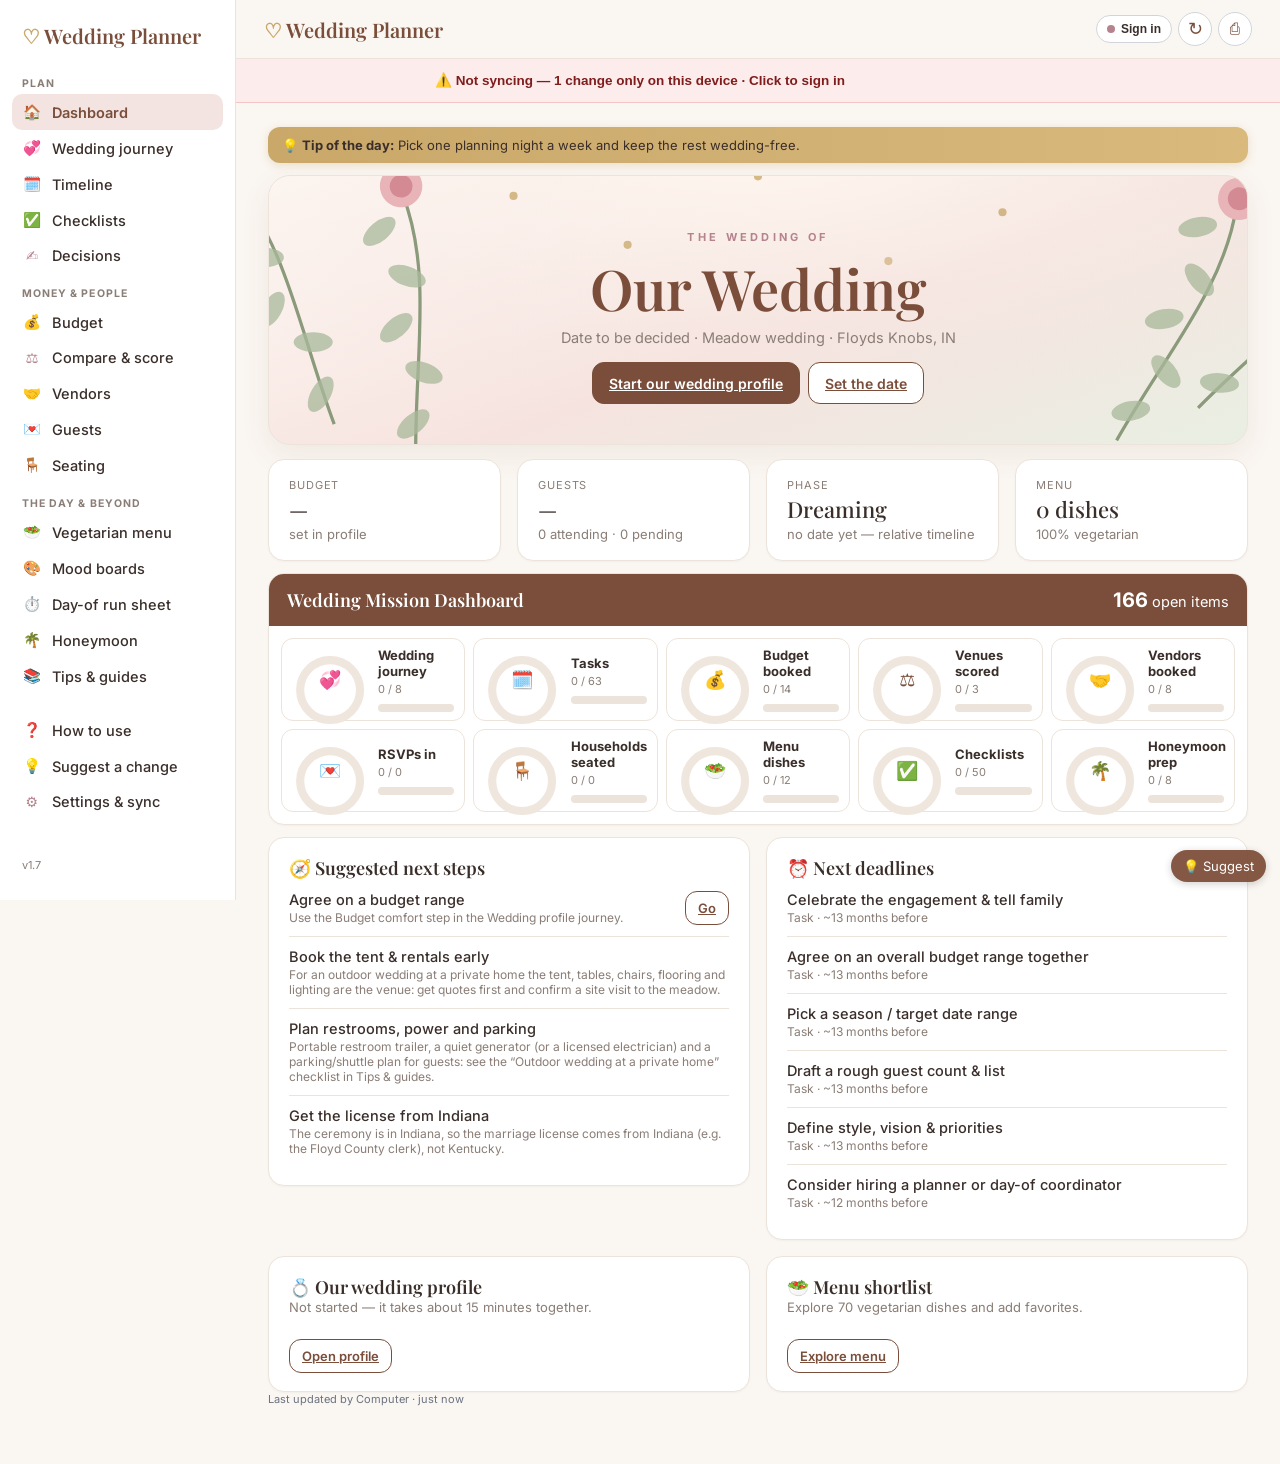
<file: index.html>
<!DOCTYPE html>
<html lang="en">
<head>
<meta charset="utf-8">
<meta name="viewport" content="width=device-width, initial-scale=1, viewport-fit=cover">
<meta name="theme-color" content="#faf6f1">
<meta http-equiv="Cache-Control" content="no-store">
<meta name="app-version" content="1.7.1">
<title>Wedding Planner</title>
<script src="js/oauth-return.js?v=1.7.1"></script>
<script src="js/config.js?v=1.7.1"></script>
<script src="js/sync-core.js?v=1.7.1"></script>
<script src="js/sync-hook.js?v=1.7.1"></script>
<link rel="stylesheet" href="css/fonts.css?v=1.7.1">
<link rel="stylesheet" href="css/app.css?v=1.7.1">
<link rel="manifest" href="manifest.webmanifest">
<link rel="icon" href="icons/favicon-48.png" sizes="48x48">
<link rel="icon" href="icons/icon-192.png" sizes="192x192">
<link rel="apple-touch-icon" href="icons/apple-touch-icon.png">
<meta name="mobile-web-app-capable" content="yes">
<meta name="apple-mobile-web-app-title" content="Wedding">
<meta name="apple-mobile-web-app-capable" content="yes">
<meta name="apple-mobile-web-app-status-bar-style" content="default">
<meta name="description" content="Vegetarian-first wedding planner that syncs between phone and computer through your own Google Drive.">
</head>
<body>
<header class="topbar no-print">
  <div class="brand"><span class="rings">&#9825;</span> <span id="brand-names">Wedding Planner</span></div>
  <div class="top-actions"><button type="button" id="print-btn-nav-g7h8" class="icon-btn" aria-label="Print" onclick="window.print()">&#9113;</button></div>
</header>
<nav class="sidebar no-print" id="sidebar">
  <div class="side-brand"><span class="rings">&#9825;</span> Wedding Planner</div>
  <div class="side-h">Plan</div>
  <a href="#overview" data-tab="overview"><span>🏠</span>Dashboard</a>
  <a href="#start" data-tab="start"><span>💞</span>Wedding journey</a>
  <a href="#timeline" data-tab="timeline"><span>🗓️</span>Timeline</a>
  <a href="#lists" data-tab="lists"><span>✅</span>Checklists</a>
  <a href="#decisions" data-tab="decisions"><span>✍️</span>Decisions</a>
  <div class="side-h">Money &amp; people</div>
  <a href="#budget" data-tab="budget"><span>💰</span>Budget</a>
  <a href="#compare" data-tab="compare"><span>⚖️</span>Compare &amp; score</a>
  <a href="#vendors" data-tab="vendors"><span>🤝</span>Vendors</a>
  <a href="#guests" data-tab="guests"><span>💌</span>Guests</a>
  <a href="#seating" data-tab="seating"><span>🪑</span>Seating</a>
  <div class="side-h">The day &amp; beyond</div>
  <a href="#menu" data-tab="menu"><span>🥗</span>Vegetarian menu</a>
  <a href="#ideas" data-tab="ideas"><span>🎨</span>Mood boards</a>
  <a href="#dayof" data-tab="dayof"><span>⏱️</span>Day-of run sheet</a>
  <a href="#honeymoon" data-tab="honeymoon"><span>🌴</span>Honeymoon</a>
  <a href="#guides" data-tab="guides"><span>📚</span>Tips &amp; guides</a>
  <div class="side-h"></div>
  <a href="#help" data-tab="help"><span>❓</span>How to use</a>
  <a href="#suggest" data-tab="suggest"><span>💡</span>Suggest a change</a>
  <a href="#settings" data-tab="settings"><span>⚙️</span>Settings &amp; sync</a>
  <div class="side-ver">v1.7</div>
</nav>
<main id="main">
  <section id="overview" class="page"></section>
  <section id="start" class="page"></section>
  <section id="timeline" class="page"></section>
  <section id="budget" class="page"></section>
  <section id="vendors" class="page"></section>
  <section id="guests" class="page"></section>
  <section id="seating" class="page"></section>
  <section id="dayof" class="page"></section>
  <section id="menu" class="page"></section>
  <section id="ideas" class="page"></section>
  <section id="decisions" class="page"></section>
  <section id="settings" class="page"></section>
  <section id="help" class="page"></section>
  <section id="suggest" class="page"></section>
  <section id="more" class="page"></section>
  <section id="compare" class="page"></section>
  <section id="lists" class="page"></section>
  <section id="honeymoon" class="page"></section>
  <section id="guides" class="page"></section>
</main>
<nav class="tabbar no-print" id="tabbar">
  <a href="#overview" data-tab="overview"><span>&#8962;</span>Home</a>
  <a href="#timeline" data-tab="timeline"><span>&#10003;</span>Tasks</a>
  <a href="#budget" data-tab="budget"><span>$</span>Budget</a>
  <a href="#guests" data-tab="guests"><span>&#9993;</span>Guests</a>
  <a href="#more" data-tab="more"><span>&#8943;</span>More</a>
</nav>
<div class="modal-overlay" id="edit-modal"><div class="modal-card"><div class="modal-header"><h3 id="edit-title"></h3><button type="button" class="x" data-close>&times;</button></div><div class="modal-body" id="edit-body"></div></div></div>
<script src="js/backup.js?v=1.7.1"></script>
<script src="js/app.js?v=1.7.1"></script>
<script src="js/sync-app.js?v=1.7.1"></script>
<script>
/* Installable PWA: register the service worker on the hosted (https) site only, not in the Android app or the old desktop exe. */
(function () {
  var c = window.Capacitor, native = c && c.isNativePlatform && c.isNativePlatform();
  if (!('serviceWorker' in navigator) || native || location.protocol !== 'https:') return;
  window.addEventListener('load', function () {
    navigator.serviceWorker.register('sw.js', { scope: './' }).then(function (r) { r.update(); }).catch(function () {});
  });
  var reloaded = false;
  navigator.serviceWorker.addEventListener('controllerchange', function () { if (reloaded || !navigator.serviceWorker.controller) return; reloaded = true; });
})();
</script>
<a href="#suggest" id="fab-suggest" aria-label="Suggest a change">💡 Suggest</a>
</body>
</html>
</file>
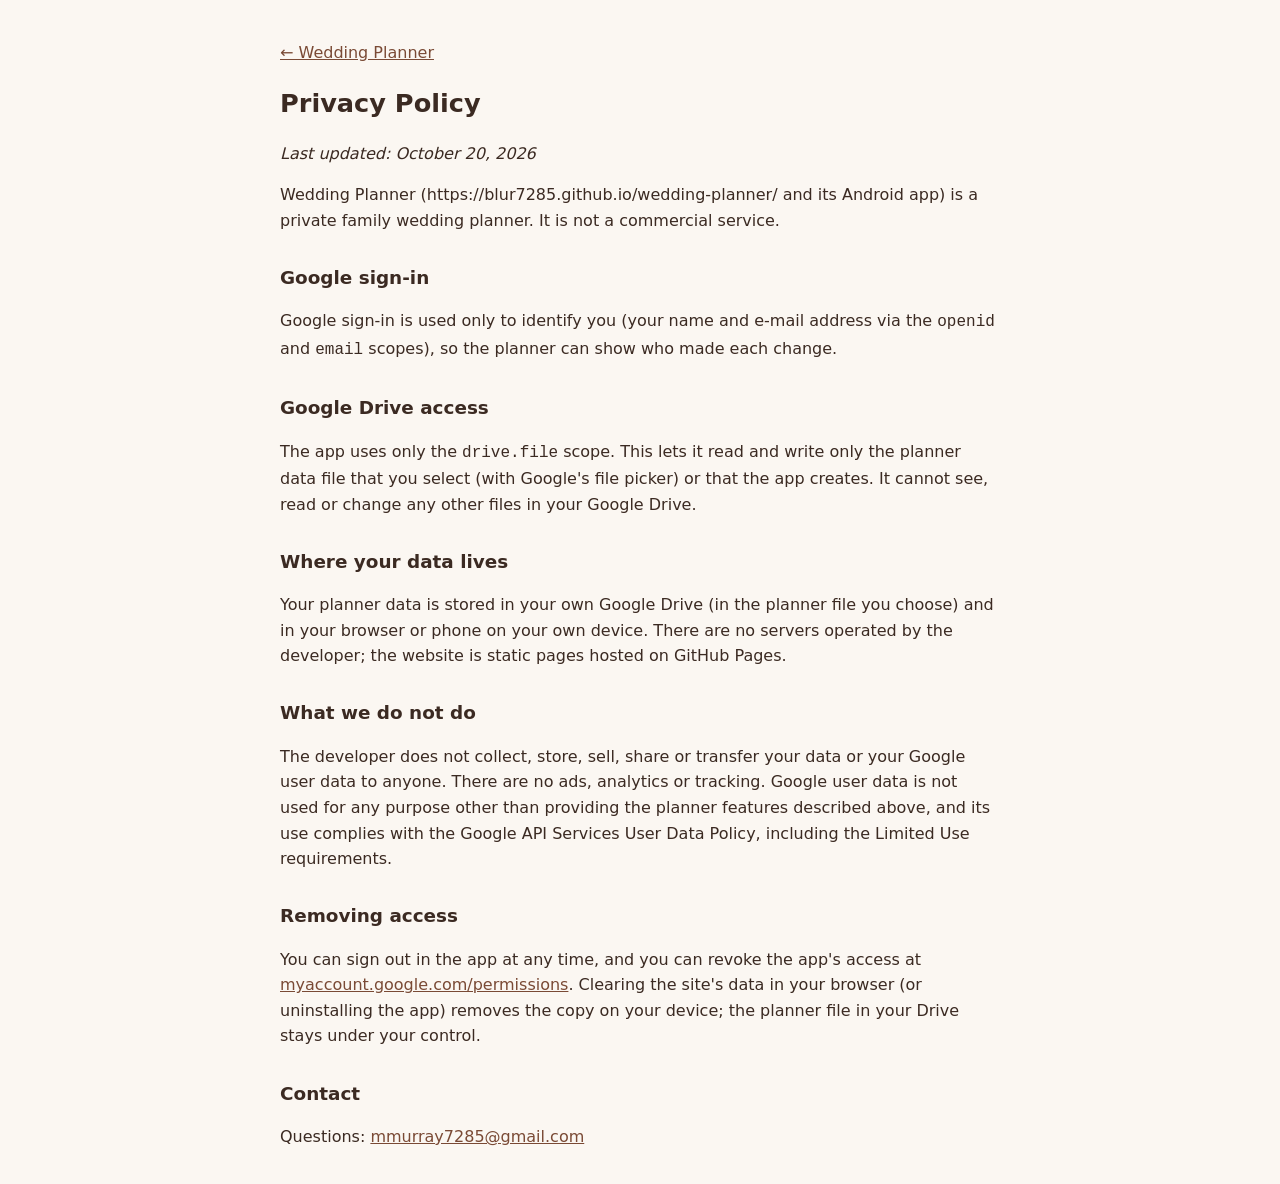
<file: privacy.html>
<!doctype html><html lang="en"><head><meta charset="utf-8"><meta name="viewport" content="width=device-width,initial-scale=1"><title>Privacy Policy – Wedding Planner</title>
<style>body{font:16px/1.6 system-ui,-apple-system,Segoe UI,Roboto,sans-serif;max-width:720px;margin:0 auto;padding:24px;color:#3b2a22;background:#fbf7f2}h1{font-size:1.6em}h2{font-size:1.15em;margin-top:1.6em}a{color:#7a4a35}</style></head><body>
<p><a href="./">← Wedding Planner</a></p>
<h1>Privacy Policy</h1><p><em>Last updated: October 20, 2026</em></p>
<p>Wedding Planner (https://blur7285.github.io/wedding-planner/ and its Android app) is a private family wedding planner. It is not a commercial service.</p>
<h2>Google sign-in</h2><p>Google sign-in is used only to identify you (your name and e-mail address via the <code>openid</code> and <code>email</code> scopes), so the planner can show who made each change.</p>
<h2>Google Drive access</h2><p>The app uses only the <code>drive.file</code> scope. This lets it read and write only the planner data file that you select (with Google's file picker) or that the app creates. It cannot see, read or change any other files in your Google Drive.</p>
<h2>Where your data lives</h2><p>Your planner data is stored in your own Google Drive (in the planner file you choose) and in your browser or phone on your own device. There are no servers operated by the developer; the website is static pages hosted on GitHub Pages.</p>
<h2>What we do not do</h2><p>The developer does not collect, store, sell, share or transfer your data or your Google user data to anyone. There are no ads, analytics or tracking. Google user data is not used for any purpose other than providing the planner features described above, and its use complies with the Google API Services User Data Policy, including the Limited Use requirements.</p>
<h2>Removing access</h2><p>You can sign out in the app at any time, and you can revoke the app's access at <a href="https://myaccount.google.com/permissions">myaccount.google.com/permissions</a>. Clearing the site's data in your browser (or uninstalling the app) removes the copy on your device; the planner file in your Drive stays under your control.</p>
<h2>Contact</h2><p>Questions: <a href="mailto:mmurray7285@gmail.com">mmurray7285@gmail.com</a></p>
</body></html>
</file>
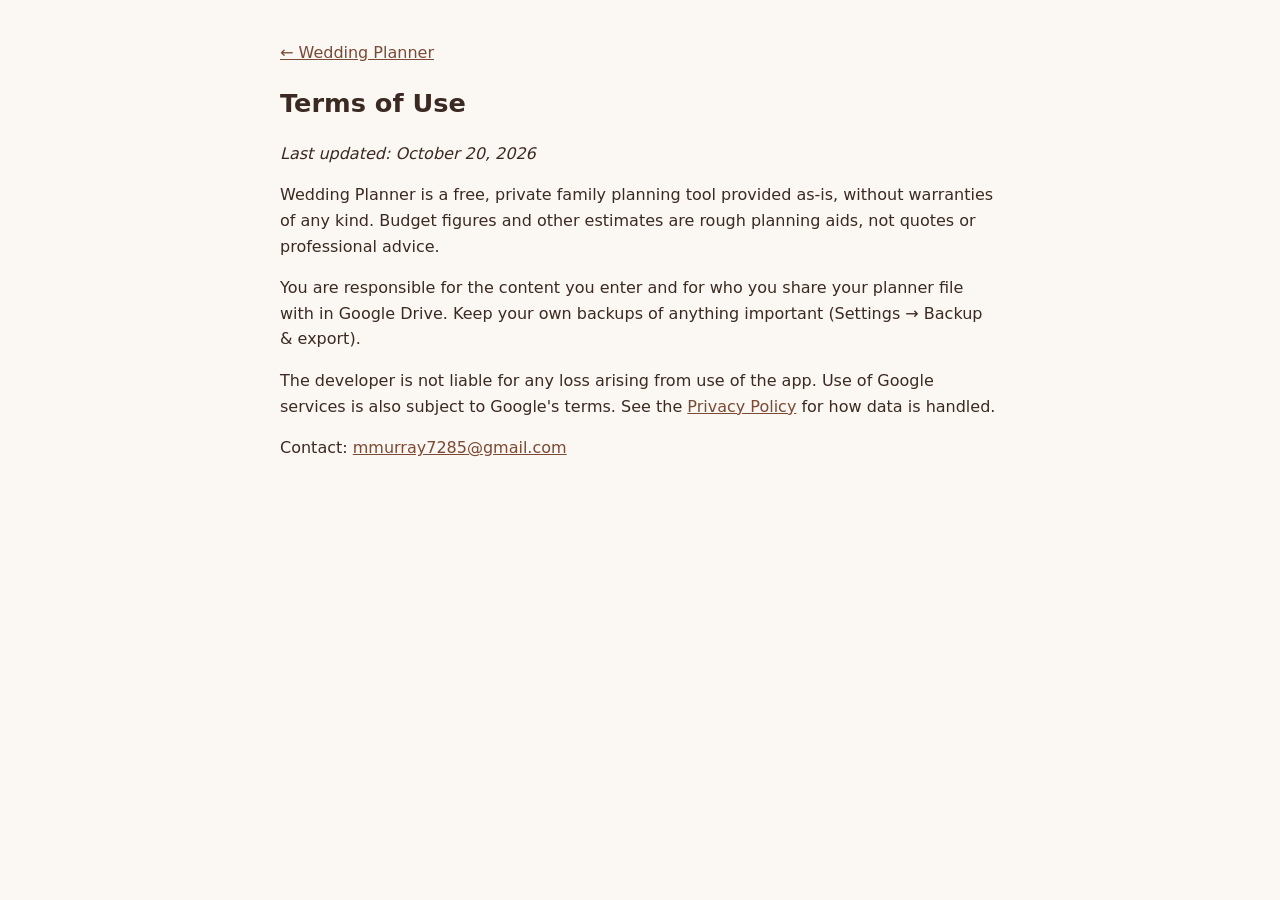
<file: terms.html>
<!doctype html><html lang="en"><head><meta charset="utf-8"><meta name="viewport" content="width=device-width,initial-scale=1"><title>Terms of Use – Wedding Planner</title>
<style>body{font:16px/1.6 system-ui,-apple-system,Segoe UI,Roboto,sans-serif;max-width:720px;margin:0 auto;padding:24px;color:#3b2a22;background:#fbf7f2}h1{font-size:1.6em}h2{font-size:1.15em;margin-top:1.6em}a{color:#7a4a35}</style></head><body>
<p><a href="./">← Wedding Planner</a></p>
<h1>Terms of Use</h1><p><em>Last updated: October 20, 2026</em></p>
<p>Wedding Planner is a free, private family planning tool provided as-is, without warranties of any kind. Budget figures and other estimates are rough planning aids, not quotes or professional advice.</p>
<p>You are responsible for the content you enter and for who you share your planner file with in Google Drive. Keep your own backups of anything important (Settings → Backup &amp; export).</p>
<p>The developer is not liable for any loss arising from use of the app. Use of Google services is also subject to Google's terms. See the <a href="privacy.html">Privacy Policy</a> for how data is handled.</p>
<p>Contact: <a href="mailto:mmurray7285@gmail.com">mmurray7285@gmail.com</a></p>
</body></html>
</file>
<file: css/fonts.css>
@font-face{font-family:'Inter';font-style:normal;font-weight:400;font-display:swap;src:url(../fonts/inter-latin-400-normal.woff2) format('woff2');}
@font-face{font-family:'Inter';font-style:normal;font-weight:500;font-display:swap;src:url(../fonts/inter-latin-500-normal.woff2) format('woff2');}
@font-face{font-family:'Inter';font-style:normal;font-weight:600;font-display:swap;src:url(../fonts/inter-latin-600-normal.woff2) format('woff2');}
@font-face{font-family:'Inter';font-style:normal;font-weight:700;font-display:swap;src:url(../fonts/inter-latin-700-normal.woff2) format('woff2');}
@font-face{font-family:'Playfair Display';font-style:normal;font-weight:500;font-display:swap;src:url(../fonts/playfair-display-latin-500-normal.woff2) format('woff2');}
@font-face{font-family:'Playfair Display';font-style:normal;font-weight:600;font-display:swap;src:url(../fonts/playfair-display-latin-600-normal.woff2) format('woff2');}
@font-face{font-family:'Playfair Display';font-style:normal;font-weight:700;font-display:swap;src:url(../fonts/playfair-display-latin-700-normal.woff2) format('woff2');}
@font-face{font-family:'Playfair Display';font-style:normal;font-weight:800;font-display:swap;src:url(../fonts/playfair-display-latin-800-normal.woff2) format('woff2');}
</file>
<file: css/app.css>
:root{--bg:#faf6f1;--card:#fff;--ink:#3a2e2a;--mute:#8a7d76;--line:#ece3da;--accent:#7a4e3a;--rose:#b5838d;--blush:#f3e4e1;--sage:#8a9a7b;--gold:#c9a86a;--warn:#c0573f;--r:16px}
*{box-sizing:border-box}html,body{margin:0;background:var(--bg);color:var(--ink);font-family:Inter,system-ui,sans-serif;font-size:15px;-webkit-tap-highlight-color:transparent}
h1,h2,h3{font-family:'Playfair Display',Georgia,serif;font-weight:600;margin:0}
h1{font-size:30px}h2{font-size:24px;margin-bottom:4px}h3{font-size:18px}
.topbar{position:sticky;top:0;z-index:20;display:flex;align-items:center;justify-content:space-between;padding:calc(env(safe-area-inset-top) + 10px) 16px 10px;background:rgba(250,246,241,.94);backdrop-filter:blur(8px);border-bottom:1px solid var(--line)}
.brand{font-family:'Playfair Display',serif;font-size:18px;font-weight:600;color:var(--accent);white-space:nowrap;overflow:hidden;text-overflow:ellipsis;max-width:48vw}
.rings{color:var(--gold)}.top-actions{display:flex;gap:6px;align-items:center}
.icon-btn{width:34px;height:34px;border-radius:50%;border:1px solid #d1d5db;background:#fff;color:var(--accent);font-size:16px}
main{max-width:760px;margin:0 auto;padding:16px 14px calc(96px + env(safe-area-inset-bottom))}
.page{display:none}.page.on{display:block;animation:fade .25s}
@keyframes fade{from{opacity:0;transform:translateY(4px)}to{opacity:1}}
.sub{color:var(--mute);font-size:13px;margin:0 0 14px}
.card{background:var(--card);border:1px solid var(--line);border-radius:var(--r);padding:16px;margin:0 0 12px;box-shadow:0 1px 2px rgba(58,46,42,.04)}
.hero{text-align:center;background:linear-gradient(160deg,#fff 0%,var(--blush) 100%);padding:26px 16px}
.hero .names{font-family:'Playfair Display',serif;font-size:28px;color:var(--accent)}
.hero .when{color:var(--mute);margin-top:4px}
.count{display:flex;justify-content:center;gap:14px;margin-top:16px}
.count div{min-width:62px}.count b{display:block;font-family:'Playfair Display',serif;font-size:30px;color:var(--ink)}.count small{color:var(--mute);font-size:11px;text-transform:uppercase;letter-spacing:.08em}
.grid2{display:grid;grid-template-columns:1fr 1fr;gap:12px}
.stat .k{font-size:11px;text-transform:uppercase;letter-spacing:.08em;color:var(--mute)}.stat .v{font-family:'Playfair Display',serif;font-size:22px;margin-top:2px}
.bar{height:8px;background:var(--line);border-radius:9px;overflow:hidden;margin-top:8px}.bar i{display:block;height:100%;background:linear-gradient(90deg,var(--rose),var(--accent));border-radius:9px}
.bar.over i{background:var(--warn)}
.list{list-style:none;margin:0;padding:0}
.row{display:flex;gap:10px;align-items:flex-start;padding:11px 0;border-top:1px solid var(--line)}.row:first-child{border-top:0}
.row .main{flex:1;min-width:0}.row .t{font-weight:500}.row .m{font-size:12px;color:var(--mute);margin-top:2px}
.row.done .t{text-decoration:line-through;color:var(--mute)}
.chk{appearance:none;-webkit-appearance:none;width:24px;height:24px;border:2px solid var(--rose);border-radius:50%;margin:0;flex:none;display:grid;place-content:center;background:#fff}
.chk:checked{background:var(--accent);border-color:var(--accent)}.chk:checked::after{content:'\2713';color:#fff;font-size:13px}
.pill{display:inline-block;font-size:11px;padding:2px 8px;border-radius:99px;background:var(--blush);color:var(--accent);font-weight:600;white-space:nowrap}
.pill.g{background:#e7eedf;color:#4f6340}.pill.w{background:#fbe3dc;color:var(--warn)}.pill.n{background:#eee;color:#666}
.btn{display:inline-flex;align-items:center;justify-content:center;gap:6px;min-height:42px;padding:0 16px;border-radius:12px;border:1px solid var(--accent);background:var(--accent);color:#fff;font-weight:600;font-size:14px;font-family:inherit;cursor:pointer}
.btn.alt{background:#fff;color:var(--accent)}.btn.sm{min-height:34px;padding:0 12px;font-size:13px}.btn.danger{background:#fff;color:var(--warn);border-color:var(--warn)}
.toolbar{display:flex;gap:8px;flex-wrap:wrap;align-items:center;margin:0 0 12px}
.toolbar input,.toolbar select{flex:1;min-width:120px}
input,select,textarea{width:100%;font:inherit;font-size:16px;padding:10px 12px;border:1px solid var(--line);border-radius:10px;background:#fff;color:var(--ink)}
textarea{min-height:80px}label.f{display:block;margin:0 0 12px;font-size:12px;color:var(--mute);font-weight:600;text-transform:uppercase;letter-spacing:.05em}
label.f>*{margin-top:4px;text-transform:none;letter-spacing:0;font-weight:400}
label.cb{display:flex;align-items:center;gap:10px;margin:0 0 12px;font-size:15px}
.grp{font-family:'Playfair Display',serif;font-size:17px;color:var(--accent);margin:18px 0 6px;display:flex;justify-content:space-between;align-items:baseline}
.grp small{font-family:Inter,sans-serif;font-size:12px;color:var(--mute)}
.empty{color:var(--mute);text-align:center;padding:18px 0;font-size:14px}
.money{font-variant-numeric:tabular-nums;white-space:nowrap;text-align:right}
.tabbar{position:fixed;bottom:0;left:0;right:0;z-index:30;display:flex;background:rgba(255,255,255,.97);border-top:1px solid var(--line);padding-bottom:env(safe-area-inset-bottom)}
.tabbar a{flex:1;display:flex;flex-direction:column;align-items:center;gap:2px;padding:8px 0 9px;font-size:11px;color:var(--mute);text-decoration:none;font-weight:600}
.tabbar a span{font-size:19px;line-height:22px}.tabbar a.on{color:var(--accent)}
.menu a{display:flex;justify-content:space-between;align-items:center;padding:15px 4px;border-top:1px solid var(--line);color:var(--ink);text-decoration:none;font-weight:500}.menu a:first-child{border-top:0}
.menu a::after{content:'\203A';color:var(--mute);font-size:20px}
.modal-overlay{position:fixed;inset:0;z-index:50;background:rgba(40,30,26,.45);display:none;align-items:flex-end;justify-content:center}
.modal-overlay.active{display:flex}
.modal-card{background:#fff;width:100%;max-width:560px;max-height:90vh;overflow:auto;border-radius:20px 20px 0 0;padding-bottom:env(safe-area-inset-bottom);animation:up .2s}
@media(min-width:700px){.modal-overlay{align-items:center}.modal-card{border-radius:20px}}
@keyframes up{from{transform:translateY(30px);opacity:.5}}
.modal-header{display:flex;justify-content:space-between;align-items:center;padding:16px 18px 6px;position:sticky;top:0;background:#fff}
.modal-body{padding:8px 18px 20px}.x{border:0;background:none;font-size:28px;color:var(--mute);line-height:1}
.actions{display:flex;gap:8px;margin-top:8px}.actions .btn{flex:1}
.member{border:1px solid var(--line);border-radius:12px;padding:10px;margin-bottom:8px}
.member .mrow{display:grid;grid-template-columns:1fr 1fr;gap:8px;margin-top:6px}
.tbl{border:1px solid var(--line);border-radius:14px;padding:12px;margin-bottom:10px;background:#fff}
.tbl h4{margin:0 0 6px;font-family:'Playfair Display',serif;font-size:16px;display:flex;justify-content:space-between}
.chips{display:flex;flex-wrap:wrap;gap:6px}.chips span{font-size:12px;background:var(--blush);padding:4px 9px;border-radius:99px}
.kv{display:flex;justify-content:space-between;font-size:14px;padding:4px 0}
.time{font-family:'Playfair Display',serif;font-size:16px;color:var(--accent);width:70px;flex:none}
a.lnk{color:var(--accent);word-break:break-all}
.seg{display:flex;background:#efe8e1;border-radius:12px;padding:3px;margin-bottom:12px}.seg button{flex:1;border:0;background:none;padding:8px;border-radius:10px;font:inherit;font-size:13px;font-weight:600;color:var(--mute)}.seg button.on{background:#fff;color:var(--accent);box-shadow:0 1px 2px rgba(0,0,0,.08)}
.sxm-lu{text-align:left!important;margin:0 0 10px!important}
@media print{.sidebar{display:none!important}.tabbar,.topbar,.toolbar,.no-print{display:none!important}.page{display:block!important;page-break-after:always}main{padding:0}}

/* ---------- phone polish ---------- */
.sidebar{display:none}.desk,.desk-only{display:none}
.row[data-op],.row[data-gh],.main[data-op]{cursor:pointer}
@media(max-width:999px){.ov-cols{display:block}}
/* ---------- desktop computer ---------- */
@media(min-width:1000px){
  body{font-size:14.5px}
  .sidebar{display:flex;flex-direction:column;position:fixed;top:0;left:0;bottom:0;width:236px;z-index:25;background:#fff;border-right:1px solid var(--line);padding:18px 12px;overflow:auto}
  .side-brand{font-family:'Playfair Display',serif;font-size:20px;font-weight:600;color:var(--accent);padding:4px 10px 14px}
  .side-h{font-size:10.5px;text-transform:uppercase;letter-spacing:.1em;color:var(--mute);font-weight:700;padding:14px 10px 4px}
  .sidebar a{display:flex;align-items:center;gap:10px;padding:9px 10px;border-radius:10px;color:var(--ink);text-decoration:none;font-weight:500}
  .sidebar a span{width:20px;text-align:center;color:var(--rose)}
  .sidebar a:hover{background:#f7f0ea}.sidebar a.on{background:var(--blush);color:var(--accent);font-weight:600}
  .topbar{margin-left:236px;padding:12px 28px}.topbar .brand{max-width:none;font-size:20px}
  .tabbar{display:none}
  main{max-width:1320px;margin:0 0 0 236px;padding:24px 32px 48px}
  .grid2{grid-template-columns:repeat(4,1fr);gap:16px}
  .card{padding:18px 20px}
  .desk{display:block}.desk-only{display:block}.mob{display:none}
  .ov-cols{display:grid;grid-template-columns:1.25fr 1fr;gap:16px;align-items:start}.ov-cols>.card{margin:0}
  .hero{padding:34px 20px}.hero .names{font-size:38px}
  #start,#timeline,#ideas,#decisions,#dayof,#settings{max-width:980px}
  #seating .tbl{display:inline-block;vertical-align:top;width:calc(33.33% - 8px);margin-right:8px}
  #menu .card{break-inside:avoid}
  .modal-card{max-width:640px}
  .toolbar input,.toolbar select{flex:0 1 280px}
}
@media(min-width:1400px){#seating .tbl{width:calc(25% - 8px)}}
.dt-wrap{padding:0!important;overflow:auto}
.dt{width:100%;border-collapse:collapse;font-size:13.5px}
.dt th{text-align:left;font-size:11px;text-transform:uppercase;letter-spacing:.06em;color:var(--mute);font-weight:700;padding:11px 12px;border-bottom:1px solid var(--line);background:#fcf9f6;position:sticky;top:0}
.dt td{padding:10px 12px;border-bottom:1px solid var(--line);vertical-align:top}
.dt tbody tr{cursor:pointer}.dt tbody tr:hover td{background:#fbf5f1}
.dt tr.sub td{border-top:0}.dt tr.done td{color:var(--mute)}
.dt .r{text-align:right}.dt .nt{color:var(--mute);font-size:12.5px;max-width:280px}
.dt tfoot td{font-weight:700;border-bottom:0;background:#fcf9f6}
.dt .bar{margin-top:6px}.dt .chk{width:20px;height:20px}
/* ================= v1.4 immersive layer ================= */
.page.fresh .card{animation:rise .45s both}.page.fresh .card:nth-child(2){animation-delay:.04s}.page.fresh .card:nth-child(3){animation-delay:.08s}.page.fresh .card:nth-child(4){animation-delay:.12s}
@keyframes rise{from{opacity:0;transform:translateY(10px)}to{opacity:1;transform:none}}
.lift{transition:transform .18s,box-shadow .18s;text-decoration:none;color:inherit;display:block}.lift:hover{transform:translateY(-2px);box-shadow:0 8px 22px rgba(122,78,58,.12)}
.tipbar{background:linear-gradient(90deg,#c9a86a,#d9b97c);color:#3a2e2a;border-radius:12px;padding:10px 14px;font-size:13px;margin:0 0 12px;box-shadow:0 2px 8px rgba(201,168,106,.3)}
.art{position:absolute;inset:0;width:100%;height:100%;pointer-events:none}
.hero2{position:relative;overflow:hidden;border-radius:22px;background:linear-gradient(160deg,#fffaf5 0%,#f6e3df 55%,#e9efe3 100%);border:1px solid var(--line);margin:0 0 14px;padding:34px 18px 26px;text-align:center;box-shadow:0 10px 30px rgba(122,78,58,.08)}
.hero2-in{position:relative}.hero2 .kick{font-size:11px;letter-spacing:.3em;text-transform:uppercase;color:var(--rose);font-weight:700}
.hero2 .names{font-size:40px;color:var(--accent);margin:6px 0 4px}.page.fresh .hero2 .names{animation:rise .7s both}.hero2 .when{color:var(--mute)}
.cdown{display:flex;justify-content:center;gap:10px;margin-top:18px}.cdown div{background:rgba(255,255,255,.75);backdrop-filter:blur(4px);border:1px solid var(--line);border-radius:14px;min-width:64px;padding:8px 6px}
.cdown b{display:block;font-family:'Playfair Display',serif;font-size:28px;color:var(--accent);font-variant-numeric:tabular-nums}.cdown small{font-size:10px;text-transform:uppercase;letter-spacing:.1em;color:var(--mute)}
.nodate{display:flex;gap:8px;justify-content:center;flex-wrap:wrap;margin-top:16px}
.band{position:relative;overflow:hidden;border-radius:20px;padding:26px 18px 22px;margin:0 0 14px;text-align:center;border:1px solid var(--line);background:linear-gradient(150deg,#fffaf5,#f3e4e1)}
.band-sage{background:linear-gradient(150deg,#fbfcf8,#e4ebdc)}.band-sea{background:linear-gradient(150deg,#fff8f0,#dcefee)}
.band-in{position:relative}.band-ic{font-size:30px;line-height:1;margin-bottom:6px;animation:bob 3s ease-in-out infinite}@keyframes bob{50%{transform:translateY(-4px)}}
.band h2{font-size:28px;color:var(--accent)}.band p{color:#6d5f58;font-size:13.5px;max-width:640px;margin:6px auto 0}
.callout{border-left:4px solid var(--sage);background:#f3f6ef;border-radius:10px;padding:10px 12px;font-size:13px;margin:12px 0}.callout.amber{border-color:var(--gold);background:#fbf4e6}
.ring{position:relative;display:inline-grid;place-items:center;flex:none}.ring svg{position:absolute;inset:0;transform:rotate(-90deg)}
.ring .rb{fill:none;stroke:#efe6dd;stroke-width:6}.ring .rf{fill:none;stroke:url(#none);stroke:var(--accent);stroke-width:6;stroke-linecap:round;transition:stroke-dashoffset .8s ease}
.ring b{position:relative;font-size:12px;font-weight:700;color:var(--accent)}.ring small{display:none}
.chipset{display:flex;flex-wrap:wrap;gap:6px;margin:6px 0 10px}
.chip{border:1px solid #e3d6cb;background:#fff;border-radius:99px;padding:7px 13px;font:inherit;font-size:13px;color:var(--ink);cursor:pointer;transition:all .15s}
.chip:hover{border-color:var(--rose)}.chip.on{background:var(--accent);color:#fff;border-color:var(--accent);box-shadow:0 2px 8px rgba(122,78,58,.25)}
.q{font-size:12px;text-transform:uppercase;letter-spacing:.06em;color:var(--mute);font-weight:700;margin:14px 0 4px}
.sl{display:flex;align-items:center;gap:12px}.sl input{flex:1;padding:0;border:0;accent-color:var(--accent);height:28px}.sl output,.wrow output{min-width:74px;text-align:right;font-family:'Playfair Display',serif;font-size:20px;color:var(--accent)}
input[type=range]{accent-color:var(--accent)}
.stepper{display:flex;gap:6px;overflow-x:auto;padding:2px 2px 10px;margin:0 0 4px;scrollbar-width:thin}
.stp{flex:none;display:flex;align-items:center;gap:6px;border:1px solid var(--line);background:#fff;border-radius:99px;padding:6px 12px 6px 6px;font:inherit;font-size:12.5px;cursor:pointer;color:var(--ink)}
.stp span{width:26px;height:26px;border-radius:50%;display:grid;place-items:center;background:var(--blush)}.stp em{font-style:normal;white-space:nowrap}
.stp.ok span{background:var(--sage);color:#fff}.stp.on{border-color:var(--accent);box-shadow:0 0 0 2px rgba(122,78,58,.15)}
.topic-h{display:flex;gap:12px;align-items:center}.topic-ic{font-size:30px;width:54px;height:54px;border-radius:16px;background:var(--blush);display:grid;place-items:center}
.topic .k{font-size:11px;text-transform:uppercase;letter-spacing:.08em;color:var(--mute)}.explain{color:#5d514b;font-size:14px;line-height:1.5;margin:10px 0 4px}
.topic-nav{display:flex;justify-content:space-between;gap:8px;margin-top:16px}
.tot{display:grid;gap:8px;margin:12px 0}.tot-row{display:grid;grid-template-columns:1fr auto 1fr;gap:8px;align-items:center}
.totc{border:1.5px solid var(--line);background:#fff;border-radius:14px;padding:14px 10px;font:inherit;font-weight:600;cursor:pointer;color:var(--ink);transition:all .15s}
.totc:hover{border-color:var(--rose)}.totc.on{background:linear-gradient(150deg,#fff,var(--blush));border-color:var(--accent);color:var(--accent);transform:scale(1.02)}
.vs{font-family:'Playfair Display',serif;color:var(--mute);font-style:italic}
.impact{display:grid;grid-template-columns:repeat(3,1fr);gap:8px;margin:12px 0}.impact.col{grid-template-columns:1fr}.impact>div{background:#fcf7f2;border:1px solid var(--line);border-radius:12px;padding:10px;text-align:center;display:flex;flex-direction:column;align-items:center;gap:2px}
.impact b{font-family:'Playfair Display',serif;font-size:20px;color:var(--accent)}.impact small{font-size:11px;color:var(--mute)}
.seasons{display:grid;grid-template-columns:repeat(2,1fr);gap:8px;margin-top:10px}.sea{border:1px solid var(--line);border-radius:14px;padding:12px;background:#fff;display:flex;flex-direction:column;gap:2px}.sea span{font-size:24px}.sea small{color:var(--mute);font-size:12px}.sea.on{border-color:var(--sage);background:#f3f6ef}
.rank{list-style:none;padding:0;margin:10px 0}.rank li{display:flex;align-items:center;gap:8px;padding:8px 10px;border:1px solid var(--line);border-radius:12px;margin-bottom:6px;background:#fff}
.rank li:nth-child(-n+3){background:linear-gradient(90deg,#fffaf2,#fff);border-color:#ead9b8}.rank li.sk{opacity:.55}
.rn{width:26px;height:26px;border-radius:50%;background:var(--accent);color:#fff;display:grid;place-items:center;font-size:12px;font-weight:700}.rt{flex:1}
.mv{border:1px solid var(--line);background:#fff;border-radius:8px;min-width:34px;height:32px;cursor:pointer;color:var(--accent);font-size:12px}.mv.sk{padding:0 8px;font-size:11px}
.splits{display:grid;gap:4px}.spl{display:grid;grid-template-columns:150px 1fr 48px;gap:8px;align-items:center;font-size:12.5px}.spl i{height:8px;border-radius:9px;background:linear-gradient(90deg,var(--rose),var(--accent));display:block;max-width:100%;transition:width .5s}.spl b{text-align:right}
.svc{display:grid;grid-template-columns:repeat(auto-fill,minmax(130px,1fr));gap:8px}.svcc{border:1.5px solid var(--line);background:#fff;border-radius:14px;padding:12px 8px;display:flex;flex-direction:column;align-items:center;gap:3px;font:inherit;cursor:pointer;color:var(--ink)}
.svcc span{font-size:26px}.svcc small{color:var(--mute);font-size:11px;text-align:center}.svcc.on{border-color:var(--accent);background:linear-gradient(160deg,#fff,var(--blush))}
.profile{display:grid;gap:6px;margin:8px 0}.pf{display:grid;grid-template-columns:120px 1fr;gap:10px;padding:9px 12px;border-radius:10px;background:#fcf7f2;font-size:13.5px}.pf span{color:var(--mute);font-size:12px;text-transform:uppercase;letter-spacing:.05em}.mute{color:var(--mute);font-weight:400}
.cols2,.cols3{display:grid;gap:12px}.cols2>.card,.cols3>.card{margin:0}
.mission{padding:0!important;overflow:hidden}.mission-h{background:var(--accent);color:#fff;display:flex;justify-content:space-between;align-items:center;padding:14px 18px}.mission-h h3{color:#fff}.mission-h b{font-size:20px}
.mgrid{display:grid;grid-template-columns:1fr 1fr;gap:8px;padding:12px}.mcell{display:flex;gap:10px;align-items:center;border:1px solid var(--line);border-radius:12px;padding:8px 10px;text-decoration:none;color:var(--ink);transition:background .15s}.mcell:hover{background:#fcf7f2}
.mcell>div{flex:1;min-width:0}.mcell b{font-size:13px;display:block}.mcell small{font-size:11px;color:var(--mute)}.mcell .ring b{font-size:18px}
.wrow{display:grid;grid-template-columns:1fr 120px 40px;gap:8px;align-items:center;font-size:13px;padding:4px 0}.wrow output{min-width:0;font-size:16px}
.lb .lbr{display:flex;gap:10px;align-items:center;padding:9px 0;border-top:1px solid var(--line)}.lbr:first-of-type{border-top:0}.lbr .main{flex:1}.lbr .t{font-weight:600}.lbr .m{font-size:11.5px;color:var(--mute)}
.md{font-size:22px;width:30px;text-align:center}.sc{font-family:'Playfair Display',serif;font-size:24px;color:var(--accent)}.lbr.first{background:linear-gradient(90deg,#fff8e8,transparent);border-radius:10px;padding-left:6px}
.stars{white-space:nowrap}.st{border:0;background:none;font-size:19px;color:#e2d7cc;cursor:pointer;padding:0 1px;line-height:1}.st.on{color:var(--gold)}.st:hover{transform:scale(1.2)}
.dt.cmp td.best{background:#fbf6e9}.pc{min-height:56px;font-size:13px;padding:6px 8px}.dt tr.hl td{background:#f3f6ef}
.cards3{display:grid;grid-template-columns:1fr;gap:12px;margin-bottom:12px}.cards3>.card{margin:0}
.ql{margin:6px 0 0;padding-left:18px;font-size:13.5px;color:#5d514b}.ql li{margin-bottom:5px}
.tiers{display:grid;grid-template-columns:repeat(3,1fr);gap:8px;margin:12px 0}.tier{border-radius:14px;padding:12px 8px;text-align:center;display:flex;flex-direction:column;gap:3px;align-items:center;border:1px solid var(--line)}
.tier.lean{background:#f3f6ef}.tier.real{background:#fbf3ef;border-color:var(--rose)}.tier.comf{background:#fbf6e9}.tier small{text-transform:uppercase;font-size:10.5px;letter-spacing:.1em;color:var(--mute);font-weight:700}.tier b{font-family:'Playfair Display',serif;font-size:22px}.tier span{font-size:11px;color:var(--mute)}
.donut{width:180px;height:180px;display:block;margin:0 auto}.dn1{font-family:'Playfair Display',serif;font-size:16px;fill:var(--accent)}.dn2{font-size:11px;fill:var(--mute)}
.legend{display:flex;flex-wrap:wrap;gap:4px 10px;justify-content:center;font-size:11px;color:var(--mute);margin-top:8px}.legend i{display:inline-block;width:9px;height:9px;border-radius:3px;margin-right:4px}
.dishes{display:grid;grid-template-columns:repeat(auto-fill,minmax(160px,1fr));gap:10px;margin-bottom:14px}
.dish{background:#fff;border:1px solid var(--line);border-radius:14px;padding:12px;display:flex;flex-direction:column;gap:4px;transition:transform .15s,box-shadow .15s}.page.fresh .dish{animation:rise .4s both}.dish:hover{transform:translateY(-2px);box-shadow:0 8px 20px rgba(58,46,42,.08)}
.dish.in{border-color:var(--sage);background:linear-gradient(170deg,#fff,#f3f6ef)}.dish b{font-size:14px}.dish small{font-size:12px;color:var(--mute);flex:1}.dish-h{display:flex;justify-content:space-between;gap:4px;font-size:11px}.cu{color:var(--rose);font-weight:600}.dish .btn{margin-top:4px}
.tags{display:flex;gap:4px}.tg{font-size:10px;font-weight:700;padding:2px 6px;border-radius:6px;background:#eef0e8;color:#4f6340}.tg-VG{background:#dff0d6;color:#2f6b2a}.tg-GF{background:#fbefd6;color:#8a5a12}
.theme ul{margin:6px 0 10px;padding-left:16px;font-size:13px}
.lst-h{display:flex;gap:12px;align-items:center;margin-bottom:6px}.addrow{display:flex;gap:6px;margin-top:8px}.addrow input{padding:8px 10px;font-size:14px}
.x.sm{font-size:20px;cursor:pointer;color:#c9b8ad}
.ringrow{display:flex;gap:14px;overflow-x:auto;justify-content:center;flex-wrap:wrap;margin:0 0 14px}.rr{display:flex;flex-direction:column;align-items:center;gap:4px;font-size:11.5px;color:var(--mute);width:96px;text-align:center}
.dest .dest-h{display:flex;justify-content:space-between;align-items:center}.flag{font-size:30px}.heart{border:0;background:none;font-size:24px;color:#e2d7cc;cursor:pointer;transition:transform .2s}.heart.on{color:#d0616f;transform:scale(1.15)}.dest.fav{border-color:#e8b4b8}.gold{color:var(--gold)}
.acc-i{background:#fff;border:1px solid var(--line);border-radius:14px;margin-bottom:8px;overflow:hidden}.acc-h{width:100%;display:flex;gap:12px;align-items:center;border:0;background:none;padding:14px 16px;font:inherit;text-align:left;cursor:pointer;color:var(--ink)}
.acc-h span{font-size:22px}.acc-h b{flex:1;font-family:'Playfair Display',serif;font-size:16px;font-weight:600}.acc-h i{font-style:normal;font-size:20px;color:var(--rose)}.acc-i.open{border-color:var(--rose)}.acc-b{padding:0 16px 16px 50px;line-height:1.65;color:#5d514b;font-size:14px;animation:rise .3s}
.pals{display:grid;grid-template-columns:repeat(auto-fill,minmax(150px,1fr));gap:10px}.pal{border:1.5px solid var(--line);background:#fff;border-radius:14px;padding:8px;cursor:pointer;font:inherit;font-size:12.5px;color:var(--ink)}.pal.on{border-color:var(--accent);box-shadow:0 0 0 3px rgba(122,78,58,.15)}
.sw{display:flex;height:40px;border-radius:9px;overflow:hidden;margin-bottom:6px}.sw i{flex:1}
.boards{display:grid;grid-template-columns:1fr;gap:12px;margin-bottom:12px}.board{background:#fcf7f2;border:1px solid var(--line);border-radius:16px;padding:12px}.board h3{display:flex;justify-content:space-between;margin-bottom:8px}.board h3 small{font-family:Inter;font-size:12px;color:var(--mute)}
.pin{background:#fff;border-radius:12px;padding:8px;margin-bottom:8px;box-shadow:0 2px 6px rgba(58,46,42,.06);cursor:pointer;display:flex;flex-direction:column;gap:3px}.pin img{width:100%;border-radius:8px;display:block}.pin-ph{height:70px;border-radius:8px;background:linear-gradient(135deg,var(--blush),#e9efe3);display:grid;place-items:center;font-family:'Playfair Display',serif;font-size:28px;color:var(--accent)}.pin small{color:var(--mute);font-size:12px}
.floor{display:grid;grid-template-columns:repeat(auto-fill,minmax(120px,1fr));gap:10px;background:repeating-linear-gradient(45deg,#fbf7f2,#fbf7f2 10px,#f8f2ec 10px,#f8f2ec 20px);border:1px solid var(--line);border-radius:16px;padding:12px;margin-bottom:12px}
.tview{text-align:center;cursor:pointer}.tview svg{width:100%;max-width:140px}.tview .tb{fill:#fff;stroke:var(--rose);stroke-width:2}.tview .seat{fill:#fff;stroke:#d9cbbf;stroke-width:1.5}.tview .seat.on{fill:var(--sage);stroke:#6b7f5e}.tview .seat.over{fill:var(--warn)}.tview text{font-family:'Playfair Display',serif;font-size:13px;fill:var(--accent)}.tview small{font-size:11px;color:var(--mute)}
.vt{position:relative}.vti{display:grid;grid-template-columns:70px 18px 1fr;gap:8px;align-items:start;padding:8px 0;cursor:pointer}.vtt{font-family:'Playfair Display',serif;color:var(--accent);text-align:right}.vtd{width:12px;height:12px;border-radius:50%;background:var(--rose);margin-top:4px;box-shadow:0 0 0 4px var(--blush);position:relative}
.vti:not(:last-child) .vtd::after{content:'';position:absolute;left:5px;top:14px;width:2px;height:34px;background:var(--line)}.vti small{display:block;color:var(--mute);font-size:12px}
.phbar{display:flex;gap:6px;overflow-x:auto;padding-bottom:6px;margin-bottom:6px}.phb{flex:1 0 76px;border:1px solid var(--line);background:#fff;border-radius:14px;padding:8px 4px;display:flex;flex-direction:column;align-items:center;gap:4px;font:inherit;cursor:pointer;color:var(--ink)}.phb small{font-size:10.5px;text-align:center;color:var(--mute)}.phb.on{border-color:var(--accent);background:var(--blush)}.phb.now{box-shadow:0 0 0 2px var(--gold)}
.phase{background:#fff;border:1px solid var(--line);border-radius:16px;margin-bottom:8px;overflow:hidden}.phase-h{width:100%;display:flex;gap:12px;align-items:center;padding:12px 14px;border:0;background:none;font:inherit;text-align:left;cursor:pointer;color:var(--ink)}.phase-h>div{flex:1}.phase-h b{display:block;font-family:'Playfair Display',serif;font-size:16px}.phase-h small{color:var(--mute);font-size:12.5px}.phase-h i{font-style:normal;font-size:20px;color:var(--rose)}
.phase.open{border-color:var(--rose);box-shadow:0 6px 20px rgba(181,131,141,.12)}.phase-b{padding:0 14px 8px}
.tiles{display:grid;grid-template-columns:repeat(3,1fr);gap:10px}.tile{background:#fff;border:1px solid var(--line);border-radius:16px;padding:16px 6px;display:flex;flex-direction:column;align-items:center;gap:6px;text-decoration:none;color:var(--ink);font-size:12.5px;text-align:center;transition:transform .15s}.page.fresh .tile{animation:rise .4s both}.tile span{font-size:28px}.tile:active{transform:scale(.96)}
.center{text-align:center}.sugg .btn{margin-left:4px}
@media(min-width:700px){.cols2{grid-template-columns:1fr 1fr}.cols3{grid-template-columns:repeat(3,1fr)}.cards3{grid-template-columns:repeat(2,1fr)}.boards{grid-template-columns:repeat(2,1fr)}.seasons{grid-template-columns:repeat(4,1fr)}.tiles{grid-template-columns:repeat(4,1fr)}.mgrid{grid-template-columns:repeat(3,1fr)}}
@media(min-width:1000px){.cards3{grid-template-columns:repeat(3,1fr)}.boards{grid-template-columns:repeat(3,1fr)}.mgrid{grid-template-columns:repeat(5,1fr)}.cols2.wide-l{grid-template-columns:1fr 1.3fr}.cols2.wide-r{grid-template-columns:240px 1fr}
  .hero2{padding:54px 24px 40px}.hero2 .names{font-size:56px}.cdown div{min-width:90px;padding:12px}.cdown b{font-size:40px}.band{padding:34px 24px 28px}.band h2{font-size:34px}
  #start,#timeline,#ideas,#decisions,#dayof,#settings{max-width:none}#start .topic,#start .stepper{max-width:980px;margin-left:auto;margin-right:auto}.ov-cols{grid-template-columns:1fr 1fr}.spl{grid-template-columns:200px 1fr 48px}}
@media(max-width:520px){.tot-row{grid-template-columns:1fr 1fr}.vs{display:none}.totc{padding:12px 6px;font-size:13.5px}.tiers{grid-template-columns:1fr}.impact{grid-template-columns:1fr 1fr 1fr}.spl{grid-template-columns:110px 1fr 40px}.hero2 .names{font-size:34px}}
.dish{min-width:0}.dish-h{flex-wrap:wrap}.dish .pill{white-space:normal}
.side-ver{margin-top:auto;padding:10px;font-size:11px;color:var(--mute)}
.sidebar{scrollbar-width:thin}@media(min-width:1000px) and (max-height:860px){.sidebar{padding:10px 10px}.side-brand{padding:2px 10px 6px;font-size:18px}.side-h{padding:8px 10px 2px}.sidebar a{padding:6px 10px}}
/* ================= v1.4.1 Wedding Journey ================= */
body.j-on{overflow:hidden}
#journey{position:fixed;inset:0;z-index:80;overflow-y:auto;display:flex;flex-direction:column;transition:background .6s;padding:env(safe-area-inset-top) 0 env(safe-area-inset-bottom)}
.j-top{display:flex;align-items:center;gap:12px;padding:12px 16px}.j-x{width:40px;height:40px;border-radius:50%;border:0;background:rgba(255,255,255,.7);font-size:16px;cursor:pointer;color:var(--accent)}
.j-prog{flex:1;height:10px;border-radius:9px;background:rgba(255,255,255,.65);overflow:hidden}.j-prog i{display:block;height:100%;background:linear-gradient(90deg,#e8b4b8,#c9a86a,#7a4e3a);border-radius:9px;transition:width .5s cubic-bezier(.2,.8,.2,1)}
.j-pct{font-weight:700;color:var(--accent);font-size:13px;min-width:38px;text-align:right}
.j-map{display:flex;align-items:center;justify-content:center;gap:2px;padding:4px 10px 0;overflow-x:auto}
.j-stop{flex:none;display:flex;flex-direction:column;align-items:center;gap:2px;border:0;background:none;cursor:pointer;font:inherit;padding:2px}.j-stop span{width:34px;height:34px;border-radius:50%;display:grid;place-items:center;background:rgba(255,255,255,.55);font-size:17px;filter:grayscale(.7);opacity:.7;transition:all .3s}
.j-stop em{font-style:normal;font-size:9.5px;color:var(--mute);display:none}.j-stop.past span,.j-stop.won span{filter:none;opacity:1;background:#fff}.j-stop.here span{filter:none;opacity:1;background:#fff;box-shadow:0 0 0 3px var(--gold);transform:scale(1.18)}.j-stop.won span::after{content:'✓';position:absolute;font-size:9px;transform:translate(13px,-12px);background:var(--sage);color:#fff;border-radius:50%;width:14px;height:14px;display:grid;place-items:center}
.j-path{flex:none;width:12px;height:2px;background:rgba(122,78,58,.25);border-radius:2px}
.j-stage{flex:1;display:flex;align-items:center;justify-content:center;padding:14px 18px 8px}
.j-scr{width:100%;max-width:720px;text-align:center}.j-scr.in-r{animation:jinr .45s cubic-bezier(.2,.8,.2,1)}.j-scr.in-l{animation:jinl .45s cubic-bezier(.2,.8,.2,1)}
@keyframes jinr{from{opacity:0;transform:translateX(60px) scale(.98)}to{opacity:1;transform:none}}@keyframes jinl{from{opacity:0;transform:translateX(-60px) scale(.98)}to{opacity:1;transform:none}}
.j-scr h1{font-size:40px;color:var(--accent);margin:4px 0 10px}.j-q{font-size:26px;color:var(--ink);margin:6px 0 14px;line-height:1.25}
.j-big{font-size:76px;line-height:1.1;margin-bottom:6px}.bounce{animation:jb 2.4s ease-in-out infinite}@keyframes jb{50%{transform:translateY(-8px) rotate(-4deg)}}
.pop{animation:jpop .7s cubic-bezier(.2,1.6,.4,1)}@keyframes jpop{from{transform:scale(.2);opacity:0}}
.j-kick{font-size:12px;letter-spacing:.18em;text-transform:uppercase;color:var(--rose);font-weight:700}
.j-lead{font-size:16.5px;line-height:1.55;color:#5d514b;max-width:560px;margin:0 auto 18px}.j-sub{color:var(--mute);font-size:13.5px;margin:-6px 0 14px}
.j-go{display:inline-flex;align-items:center;justify-content:center;gap:6px;min-height:54px;padding:0 30px;border-radius:99px;border:0;background:linear-gradient(135deg,#9a6450,#7a4e3a);color:#fff;font:inherit;font-size:17px;font-weight:700;cursor:pointer;box-shadow:0 10px 24px rgba(122,78,58,.3);transition:transform .15s;margin-top:12px}.j-go:hover{transform:translateY(-2px)}.j-go:active{transform:scale(.97)}.j-go.ok{background:linear-gradient(135deg,#8a9a7b,#6b7f5e)}
.j-ghost{border:0;background:rgba(255,255,255,.6);border-radius:99px;padding:10px 18px;font:inherit;font-weight:600;color:var(--accent);cursor:pointer}
.j-row{display:flex;gap:10px;justify-content:center;flex-wrap:wrap;margin-top:12px}.j-row .j-go{margin-top:0}
.j-foot{display:flex;justify-content:space-between;align-items:center;padding:10px 16px 16px}.j-step{font-size:12.5px;color:var(--mute);font-weight:600}
.j-map-mini{display:flex;justify-content:center;align-items:center;gap:6px;font-size:26px;margin:4px 0 10px;flex-wrap:wrap}.j-map-mini b{font-size:14px;color:var(--mute)}
.j-note{max-width:520px;margin:4px auto 0;display:block;min-height:90px;background:rgba(255,255,255,.8);border-radius:16px}
.swipe-wrap{position:relative;height:230px;max-width:520px;margin:0 auto 10px}
.swipe{position:absolute;inset:0;background:#fff;border-radius:26px;box-shadow:0 18px 40px rgba(58,46,42,.16);display:grid;grid-template-columns:1fr auto 1fr;align-items:center;gap:8px;padding:20px;touch-action:pan-y;cursor:grab;transition:transform .3s,opacity .3s;user-select:none;z-index:2}
.swipe.next{transform:scale(.94) translateY(14px);z-index:1;opacity:.6;box-shadow:none}
.swipe div{font-family:'Playfair Display',serif;font-size:22px;color:var(--accent);display:flex;flex-direction:column;gap:6px;align-items:center}.swipe .sw-or{font-size:16px;color:var(--mute);font-style:italic}.swipe span{font-size:22px}
.swipe.lean-l .sw-a,.swipe.lean-r .sw-b{color:#fff;background:var(--accent);border-radius:16px;padding:10px}.swipe.fly-l{transform:translateX(-140%) rotate(-24deg);opacity:0}.swipe.fly-r{transform:translateX(140%) rotate(24deg);opacity:0}
.j-pick{flex:1;max-width:250px;min-height:52px;border-radius:16px;border:2px solid #fff;background:rgba(255,255,255,.7);font:inherit;font-weight:600;cursor:pointer;color:var(--ink)}.j-pick:hover{background:#fff}
.j-sum{display:flex;flex-wrap:wrap;gap:8px;justify-content:center}.j-sum span,.rv-tags span{background:#fff;border-radius:99px;padding:8px 14px;font-weight:600;color:var(--accent);box-shadow:0 2px 8px rgba(0,0,0,.05)}
.j-opts{display:grid;grid-template-columns:repeat(auto-fit,minmax(170px,1fr));gap:12px}
.j-opt,.j-card{border:2px solid rgba(255,255,255,.9);background:rgba(255,255,255,.75);border-radius:22px;padding:18px 12px;font:inherit;font-size:15px;font-weight:600;color:var(--ink);cursor:pointer;display:flex;flex-direction:column;align-items:center;gap:6px;transition:transform .18s,box-shadow .18s,background .18s}
.j-opt span,.j-card span{font-size:44px}.j-opt:hover,.j-card:hover{transform:translateY(-4px);box-shadow:0 12px 26px rgba(58,46,42,.12);background:#fff}
.j-opt.on,.j-card.on{background:#fff;border-color:var(--accent);box-shadow:0 0 0 4px rgba(122,78,58,.15);transform:scale(1.04)}.j-card small{font-weight:400;color:var(--mute);font-size:12.5px}
.j-cards{display:grid;grid-template-columns:repeat(auto-fit,minmax(150px,1fr));gap:12px;margin-bottom:12px}.j-cards.four{grid-template-columns:repeat(2,1fr)}
.j-chips{display:flex;flex-wrap:wrap;gap:10px;justify-content:center;margin:6px 0 8px}
.j-chip{border:2px solid rgba(255,255,255,.95);background:rgba(255,255,255,.65);border-radius:99px;padding:11px 18px;font:inherit;font-size:15px;font-weight:600;color:var(--ink);cursor:pointer;transition:all .15s}.j-chip.on{background:var(--accent);color:#fff;border-color:var(--accent);transform:scale(1.06);box-shadow:0 6px 16px rgba(122,78,58,.3)}
.j-num{font-family:'Playfair Display',serif;font-size:64px;color:var(--accent);line-height:1;margin:4px 0 8px}
.j-range{width:100%;max-width:520px;height:34px;accent-color:var(--accent);padding:0;border:0;background:none}
.j-facts{display:flex;flex-wrap:wrap;gap:8px;justify-content:center;margin:10px 0}.j-facts span{background:rgba(255,255,255,.8);border-radius:14px;padding:9px 13px;font-size:14px;font-weight:600}
.crowd{display:flex;flex-wrap:wrap;gap:4px;justify-content:center;max-width:520px;margin:0 auto 8px}.crowd i{width:10px;height:10px;border-radius:50%;background:linear-gradient(135deg,#e8b4b8,#b5838d);animation:jpop .4s both}
.j-trip{display:flex;align-items:center;gap:8px;max-width:420px;margin:0 auto 6px;font-size:30px}.j-trip i{display:block;height:4px;border-top:4px dotted var(--accent);transition:width .4s;min-width:8px}
.plate{width:150px;height:150px;border-radius:50%;margin:4px auto 10px;background:#fff;box-shadow:0 10px 24px rgba(0,0,0,.08),inset 0 0 0 10px #f6efe7;display:grid;place-items:center;position:relative;overflow:hidden}.plate div{position:absolute;inset:16px;border-radius:50%;background:conic-gradient(#8a9a7b calc(var(--v)*1%),#f3e4e1 0)}.plate span{position:relative;font-size:44px}
.j-rank{list-style:none;padding:0;max-width:520px;margin:0 auto 6px;text-align:left}.j-rank li{display:flex;align-items:center;gap:8px;background:rgba(255,255,255,.8);border-radius:16px;padding:9px 10px;margin-bottom:6px;transition:transform .2s}.j-rank li.top{background:#fff;box-shadow:0 6px 16px rgba(201,168,106,.25)}.j-rank li.sk{opacity:.45}
.j-rank b{flex:1}.j-rank .rn{width:30px;text-align:center;font-weight:700}.j-rank button{border:0;background:#f3ece5;border-radius:10px;min-width:34px;height:32px;cursor:pointer;color:var(--accent)}.j-rank .skb{font-size:11px;padding:0 8px}
.badge-pop{display:flex;justify-content:center;margin-bottom:6px}.medal{width:130px;height:130px;border-radius:50%;background:radial-gradient(circle at 35% 30%,#fff6dc,#e3c27e 60%,#b98d3e);display:grid;place-items:center;font-size:62px;box-shadow:0 14px 34px rgba(185,141,62,.45),inset 0 0 0 6px rgba(255,255,255,.5);animation:jpop .8s cubic-bezier(.2,1.6,.4,1),shine 3s ease-in-out infinite 1s}@keyframes shine{50%{transform:rotate(-6deg) scale(1.04)}}
.badges{display:flex;gap:8px;justify-content:center;margin:12px 0 4px;flex-wrap:wrap}.badges span{width:42px;height:42px;border-radius:50%;display:grid;place-items:center;font-size:21px;background:rgba(255,255,255,.5);filter:grayscale(1);opacity:.45}.badges span.on{filter:none;opacity:1;background:#fff;box-shadow:0 4px 12px rgba(201,168,106,.35)}
.reveal-card{background:#fff;border-radius:28px;box-shadow:0 22px 50px rgba(58,46,42,.16);padding:22px 18px;max-width:560px;margin:8px auto;animation:jpop .7s cubic-bezier(.2,1.3,.4,1)}.reveal-card.big{padding:0;overflow:hidden}
.rv-top{padding:26px 18px 20px;color:#fff}.rv-top h1{color:#fff;text-shadow:0 2px 12px rgba(0,0,0,.2);margin:0}.rv-style{font-family:'Playfair Display',serif;font-size:20px;text-shadow:0 1px 8px rgba(0,0,0,.25)}
.rv-grid{display:grid;grid-template-columns:repeat(4,1fr);gap:6px;padding:14px}.rv-grid div{background:#fcf7f2;border-radius:16px;padding:10px 4px;display:flex;flex-direction:column;align-items:center;gap:1px}.rv-grid span{font-size:24px}.rv-grid b{font-family:'Playfair Display',serif;font-size:16px;color:var(--accent)}.rv-grid small{font-size:10.5px;color:var(--mute)}
.rv-tags{display:flex;flex-wrap:wrap;gap:6px;justify-content:center;padding:0 14px}.rv-tags span{font-size:12.5px;padding:6px 11px;background:var(--blush)}
.podium{display:flex;align-items:flex-end;justify-content:center;gap:6px;padding:16px 14px 4px}.pd{background:linear-gradient(180deg,#fff7e6,#f1dfb8);border-radius:14px 14px 4px 4px;padding:8px 6px;width:30%;display:flex;flex-direction:column;align-items:center;font-size:12.5px}.pd span{font-size:24px}.pd0{height:110px}.pd1{height:86px}.pd2{height:70px}
.sw.big{height:34px;max-width:300px;margin:12px auto 4px;border-radius:12px}.rv-quote{font-family:'Playfair Display',serif;font-style:italic;color:var(--accent);font-size:17px;padding:4px 18px}
.confetti{position:fixed;inset:0;pointer-events:none;z-index:120;overflow:hidden}.confetti i{position:absolute;top:-20px;width:9px;height:14px;border-radius:2px;animation:fall linear forwards}@keyframes fall{to{transform:translateY(110vh) rotate(720deg);opacity:.8}}
.j-hero{position:relative;overflow:hidden;border-radius:26px;background:linear-gradient(150deg,#fff4ef,#f7d9d6 55%,#e9efe3);padding:34px 18px 24px;text-align:center;margin-bottom:14px;box-shadow:0 14px 34px rgba(122,78,58,.12)}.j-hero-in{position:relative}.j-hero h2{font-size:34px;color:var(--accent)}.j-hero p{max-width:560px;margin:8px auto 4px;color:#5d514b;font-size:15px}.j-hero small{color:var(--mute)}
.j-chapters{display:grid;grid-template-columns:repeat(2,1fr);gap:10px;margin-bottom:12px}.j-chap{border:0;border-radius:20px;padding:16px 10px;display:flex;flex-direction:column;align-items:center;gap:3px;font:inherit;cursor:pointer;color:var(--ink);transition:transform .15s;box-shadow:0 4px 12px rgba(0,0,0,.04)}.j-chap:hover{transform:translateY(-3px)}.j-chap span{font-size:34px}.j-chap small{font-size:11.5px;color:var(--mute)}.j-chap.won small{color:#4f6340;font-weight:700}
.j-reveal-inline .reveal-card{max-width:none}
@media(min-width:700px){.j-chapters{grid-template-columns:repeat(4,1fr)}.j-stop em{display:block}.j-cards.four{grid-template-columns:repeat(4,1fr)}}
@media(min-width:1000px){.j-scr h1{font-size:52px}.j-q{font-size:32px}.j-big{font-size:96px}.j-hero{padding:50px 24px 34px}.j-hero h2{font-size:44px}}
@media(max-width:520px){.swipe div{font-size:18px}.j-num{font-size:52px}.j-q{font-size:23px}.rv-grid{grid-template-columns:repeat(2,1fr)}.j-opt span,.j-card span{font-size:36px}.j-opts{grid-template-columns:1fr 1fr}}
.j-stop span{position:relative}
/* ================= v1.4.2 Honeymoon ================= */
.hhero{--c1:#0e7490;--c2:#f59e0b;position:relative;overflow:hidden;border-radius:26px;padding:34px 20px 24px;color:#fff;text-align:center;background:linear-gradient(135deg,var(--c1),color-mix(in srgb,var(--c1) 55%,var(--c2)) 60%,var(--c2));box-shadow:0 16px 40px rgba(14,116,144,.25);margin-bottom:14px}
.hhero::after{content:'';position:absolute;left:-10%;right:-10%;bottom:-40px;height:90px;background:rgba(255,255,255,.14);border-radius:50%}
.hhero-art span{position:absolute;font-size:48px;opacity:.28;animation:jb 5s ease-in-out infinite}.hhero-art span:nth-child(1){left:4%;top:12%}.hhero-art span:nth-child(2){right:6%;top:10%;animation-delay:1s}.hhero-art span:nth-child(3){left:10%;bottom:12%;animation-delay:2s}.hhero-art span:nth-child(4){right:12%;bottom:16%;animation-delay:3s}
.hhero-in{position:relative;z-index:1}.hhero .j-kick{color:rgba(255,255,255,.85)}.hhero h2{color:#fff;font-size:34px;margin:6px 0;text-shadow:0 2px 14px rgba(0,0,0,.2)}.hhero p{max-width:560px;margin:0 auto 14px;opacity:.95}
.hhero-stats{display:flex;justify-content:center;gap:8px;flex-wrap:wrap;margin-bottom:12px}.hhero-stats div{background:rgba(255,255,255,.18);backdrop-filter:blur(6px);border-radius:16px;padding:8px 12px;min-width:74px}.hhero-stats b{display:block;font-family:'Playfair Display',serif;font-size:20px}.hhero-stats small{font-size:11px;opacity:.9}
.hhero .btn.alt{background:rgba(255,255,255,.9)}.hhero .j-go{background:#fff;color:var(--c1)}
.htabs{display:flex;gap:6px;overflow-x:auto;padding:2px 2px 10px;margin-bottom:6px;position:sticky;top:0;z-index:5;background:var(--bg,#fbf7f3)}
.htabs button{flex:none;display:flex;align-items:center;gap:6px;border:0;border-radius:99px;padding:10px 15px;background:#fff;font:inherit;font-weight:600;font-size:14px;color:var(--ink);cursor:pointer;box-shadow:0 2px 8px rgba(0,0,0,.05)}.htabs button span{font-size:17px}.htabs button.on{background:linear-gradient(135deg,#0e7490,#0891b2);color:#fff;box-shadow:0 6px 16px rgba(14,116,144,.3)}
.hpanel{animation:jinr .35s cubic-bezier(.2,.8,.2,1)}
.hquiz,.hreveal{background:linear-gradient(160deg,#ecfeff,#fff7ed);border-radius:26px;padding:24px 16px;text-align:center;box-shadow:0 10px 30px rgba(14,116,144,.1)}
.hq-prog{display:flex;justify-content:center;gap:8px;margin-bottom:14px}.hq-prog i{font-style:normal;width:38px;height:38px;border-radius:50%;display:grid;place-items:center;background:rgba(255,255,255,.7);filter:grayscale(.8);opacity:.6;transition:all .3s}.hq-prog i.past{filter:none;opacity:1;background:#fff}.hq-prog i.here{filter:none;opacity:1;background:#fff;box-shadow:0 0 0 3px #0891b2;transform:scale(1.15)}
.hq-in{animation:jinr .4s cubic-bezier(.2,.8,.2,1)}.hq-opts{max-width:760px;margin:0 auto}.hq-opts.months{grid-template-columns:repeat(auto-fit,minmax(78px,1fr))}.hq-opts.months .j-opt{padding:10px 4px}.hq-opts.months .j-opt span{font-size:26px}
.hq-opts .j-opt.on{border-color:#0891b2;box-shadow:0 0 0 4px rgba(8,145,178,.18)}
.hpodium{display:grid;grid-template-columns:1fr 1.15fr 1fr;gap:10px;align-items:end;max-width:820px;margin:10px auto}
.hpd{border-radius:22px;padding:16px 10px;color:#fff;background:linear-gradient(160deg,var(--c1),var(--c2));display:flex;flex-direction:column;align-items:center;gap:4px;box-shadow:0 12px 26px rgba(0,0,0,.15);animation:jpop .7s cubic-bezier(.2,1.4,.4,1) both}.hpd0{order:2;padding:24px 12px;animation-delay:.3s}.hpd1{order:1;animation-delay:.1s}.hpd2{order:3;animation-delay:.5s}
.hpd-m{font-size:30px}.hpd-f{font-size:44px}.hpd b{font-family:'Playfair Display',serif;font-size:17px;line-height:1.2;text-shadow:0 1px 8px rgba(0,0,0,.25)}.hpd-pct{background:rgba(255,255,255,.9);color:#0f172a;border-radius:99px;padding:3px 10px;font-weight:700;font-size:13px}.hpd small{opacity:.95;font-size:12px;min-height:30px}.hpd .btn{margin-top:4px}
.hfilters{display:flex;flex-wrap:wrap;gap:10px;align-items:flex-end}.hsel{display:flex;flex-direction:column;gap:3px;font-size:12px;font-weight:600;color:var(--mute);flex:1;min-width:130px}.hsel select,.hsel input{min-height:42px}.hcount{font-size:13px;color:var(--mute);padding-bottom:10px}.hcount b{font-size:20px;color:#0e7490}.hnote{margin:6px 2px 12px;font-size:12.5px}
.hgrid{display:grid;grid-template-columns:repeat(auto-fill,minmax(290px,1fr));gap:14px}
.hcard{--c1:#0e7490;--c2:#f59e0b;background:#fff;border-radius:22px;overflow:hidden;box-shadow:0 6px 20px rgba(0,0,0,.06);display:flex;flex-direction:column;transition:transform .2s,box-shadow .2s}.hcard:hover{transform:translateY(-4px);box-shadow:0 16px 34px rgba(0,0,0,.1)}.hcard.fav{box-shadow:0 0 0 3px #f43f5e,0 10px 26px rgba(244,63,94,.15)}
.hcard-top{position:relative;height:120px;background:linear-gradient(135deg,var(--c1),var(--c2));color:#fff;padding:12px 14px;display:flex;flex-direction:column;justify-content:flex-end}.hflag{position:absolute;top:10px;left:12px;font-size:40px;filter:drop-shadow(0 2px 6px rgba(0,0,0,.2))}.hflag.sm{position:static;font-size:20px;display:block}
.hcard-top .heart{position:absolute;top:10px;right:10px;background:rgba(255,255,255,.9)}.hmatch{position:absolute;top:14px;right:56px;background:#fff;color:#0e7490;border-radius:99px;padding:4px 10px;font-size:12px;font-weight:700}
.hcard-t small{opacity:.9;font-size:11.5px}.hcard-t h3{color:#fff;margin:0;font-size:20px;text-shadow:0 1px 8px rgba(0,0,0,.25)}
.hcard-b{padding:12px 14px 14px;display:flex;flex-direction:column;gap:9px;flex:1}.htag{margin:0;font-style:italic;color:#475569;font-size:14px}
.hchips{display:flex;flex-wrap:wrap;gap:5px}.hchips span{font-size:11.5px;background:#ecfeff;color:#0e7490;border-radius:99px;padding:3px 9px;font-weight:600}
.hfacts{display:grid;grid-template-columns:1fr 1fr;gap:8px}.hfacts div{background:#f8fafc;border-radius:14px;padding:8px;display:grid;grid-template-columns:auto 1fr;column-gap:6px;align-items:center}.hfacts span{grid-row:span 2;font-size:20px}.hfacts b{font-size:13px}.hfacts small{font-size:10.5px;color:var(--mute)}
.hmonths{display:grid;grid-template-columns:repeat(12,1fr);gap:2px}.hmonths i{font-style:normal;text-align:center;font-size:10px;padding:3px 0;border-radius:5px;background:#f1f5f9;color:#94a3b8;font-weight:700}.hmonths i.on{background:linear-gradient(180deg,#34d399,#10b981);color:#fff}
.htiers{display:grid;grid-template-columns:repeat(3,1fr);gap:6px}.htiers div{text-align:center;border:1px solid #e2e8f0;border-radius:12px;padding:5px}.htiers small{display:block;font-size:10.5px;color:var(--mute)}.htiers b{font-size:13.5px}.htiers div:nth-child(2){border-color:#0891b2;background:#ecfeff}
.hmore summary{cursor:pointer;font-weight:600;font-size:13px;color:#0e7490}.hmore ul{margin:6px 0;padding-left:18px;font-size:13.5px}.hdoc{font-size:12.5px;background:#fff7ed;border-radius:10px;padding:8px}
.hcard-act{margin-top:auto}.hcard-act .btn{width:100%}
.hstars{color:#f59e0b}.hstars i{color:#e2e8f0;font-style:normal}
.hcmp-wrap,.hbk-wrap{overflow-x:auto}.hcmp{width:100%;border-collapse:collapse;font-size:13.5px}.hcmp th,.hcmp td{padding:7px 6px;text-align:center;border-bottom:1px solid #f1f5f9}.hcmp td:first-child,.hcmp th:first-child{text-align:left;white-space:nowrap}.hcmp td small{color:var(--mute)}.hcmp tr.tot td{font-size:18px;color:#0e7490;background:#ecfeff}
.hrate{min-height:34px;width:56px;border-radius:10px;font-weight:700;text-align:center;border:0}.hrate.r1{background:#fee2e2}.hrate.r2{background:#ffedd5}.hrate.r3{background:#fef9c3}.hrate.r4{background:#dcfce7}.hrate.r5{background:#bbf7d0}
.hbsel{display:flex;flex-wrap:wrap;gap:10px;margin-bottom:10px}.htier{margin-bottom:12px}.htier button{display:flex;flex-direction:column;line-height:1.2}.htier button small{font-size:11px;opacity:.8}
.hbline{display:grid;grid-template-columns:minmax(120px,1.2fr) 2fr 110px;gap:10px;align-items:center;margin-bottom:8px;font-size:14px}.hbbar{height:12px;background:#f1f5f9;border-radius:9px;overflow:hidden}.hbbar i{display:block;height:100%;background:linear-gradient(90deg,#22d3ee,#0e7490);border-radius:9px;transition:width .4s}.hbline input{text-align:right;min-height:38px}.hbline.tot{border-top:2px solid #e2e8f0;padding-top:8px;font-weight:700}.hbline.tot b{text-align:right;font-size:18px;color:#0e7490}
.hbsum{display:flex;flex-direction:column;align-items:center;gap:12px}.hbsum .impact{width:100%}.htiercmp{width:100%;display:flex;flex-direction:column;gap:6px}.htiercmp div{display:grid;grid-template-columns:90px 1fr 80px;gap:8px;align-items:center;font-size:13px}.htiercmp b{text-align:right}.neg{color:#dc2626}
.htl{display:grid;grid-template-columns:repeat(auto-fit,minmax(210px,1fr));gap:10px;margin-top:10px}.htl-g{background:#f8fafc;border-radius:18px;padding:12px;border-top:4px solid #22d3ee}.htl-g.done{border-top-color:#10b981;background:#f0fdf4}.htl-h{display:flex;align-items:center;gap:6px;margin-bottom:6px}.htl-h span{font-size:22px}.htl-h b{flex:1}.htl-h small{color:var(--mute);font-weight:700}
.htl-i{display:flex;gap:8px;align-items:flex-start;font-size:13.5px;padding:5px 0;cursor:pointer}.htl-i.done span{text-decoration:line-through;color:var(--mute)}
.hitin{display:flex;flex-direction:column;gap:10px;margin-bottom:10px}.hday{display:grid;grid-template-columns:62px 1fr auto;gap:10px;background:#f8fafc;border-radius:18px;padding:10px;border-left:5px solid #22d3ee}
.hday-n{background:linear-gradient(160deg,#0e7490,#22d3ee);color:#fff;border-radius:14px;text-align:center;padding:6px 4px;align-self:start}.hday-n small{font-size:10px;text-transform:uppercase;letter-spacing:.1em}.hday-n input{width:100%;background:none;border:0;color:#fff;font-family:'Playfair Display',serif;font-size:24px;text-align:center;padding:0;min-height:0}
.hday-b{display:flex;flex-direction:column;gap:6px}.hday-t{font-weight:700}.hday-r{display:grid;grid-template-columns:1fr 1fr;gap:6px}.hday textarea{min-height:56px}
.hbk{width:100%;border-collapse:collapse;font-size:13.5px;margin-bottom:6px}.hbk th{text-align:left;font-size:11.5px;color:var(--mute);padding:4px}.hbk td{padding:3px}.hbk input,.hbk select{width:100%;min-height:36px}.hbk .mono{font-family:ui-monospace,Consolas,monospace;letter-spacing:.05em}
.hbk select.st-Confirmed,.hbk select.st-Paidinfull{background:#dcfce7}.hbk select.st-Booked{background:#e0f2fe}.hbk select.st-Holding{background:#fef9c3}
.htips{display:grid;grid-template-columns:repeat(auto-fit,minmax(300px,1fr));gap:12px;margin-bottom:14px}.htip{background:#fff;border-radius:18px;padding:14px;box-shadow:0 4px 14px rgba(0,0,0,.05)}.htip summary{cursor:pointer;font-weight:700;display:flex;gap:10px;align-items:center;font-size:15.5px}.htip summary span{font-size:26px}.htip p{margin:8px 0 0;color:#475569;line-height:1.55;font-size:14px}
@media(min-width:1000px){.hhero{padding:48px 24px 32px}.hhero h2{font-size:44px}}
@media(max-width:640px){.hpodium{grid-template-columns:1fr}.hpd0,.hpd1,.hpd2{order:0}.hbline{grid-template-columns:1fr 90px}.hbline .hbbar{grid-column:1/-1;order:3}.hday{grid-template-columns:52px 1fr auto}.hday-r{grid-template-columns:1fr}
.hbk thead{display:none}.hbk,.hbk tbody,.hbk tr,.hbk td{display:block;width:100%}.hbk tr{background:#f8fafc;border-radius:14px;padding:8px;margin-bottom:8px;position:relative}.hbk td[data-l]::before{content:attr(data-l);display:block;font-size:11px;color:var(--mute);font-weight:600}.hbk td:last-child{position:absolute;top:4px;right:4px;width:auto}
.hhero h2{font-size:28px}.hhero-stats div{min-width:60px;padding:6px 8px}.hgrid{grid-template-columns:1fr}}
.hhero .sxm-lu{position:static;color:rgba(255,255,255,.9)!important;font-size:12px;margin:0 0 8px!important;text-align:center!important}
/* v1.5 people & activity */
.ppl{display:flex;flex-direction:column;gap:8px;margin-bottom:10px}.ppl-r{display:flex;gap:10px;align-items:center;background:#fcf7f2;border-radius:16px;padding:8px}.ppl-r.me{box-shadow:0 0 0 2px var(--rose,#b5838d)}
.ppl-av{width:40px;height:40px;flex:none;border-radius:50%;display:grid;place-items:center;background:linear-gradient(135deg,#e8b4b8,#7a4e3a);color:#fff;font-weight:700}
.ppl-f{flex:1;display:grid;grid-template-columns:1fr 1.4fr 1fr;gap:6px}.ppl-f input{min-height:38px}.ppl-me{font-size:11px;font-weight:700;color:#fff;background:var(--rose,#b5838d);border-radius:99px;padding:3px 8px}
.act{list-style:none;padding:0;margin:0}.act li{display:flex;gap:6px;align-items:baseline;padding:7px 0;border-bottom:1px solid #f1ebe5;font-size:14px;flex-wrap:wrap}.act small{margin-left:auto;color:var(--mute)}
@media(max-width:640px){.ppl-f{grid-template-columns:1fr}}
/* Google Picker: keep its overlay fixed and centered above the app (its own positioning ended up in page flow / off-screen) */
.picker-dialog-bg{position:fixed!important;top:0!important;left:0!important;width:100vw!important;height:100vh!important;background:#000!important;z-index:2147483000!important}
.picker-dialog{position:fixed!important;top:50%!important;left:50%!important;transform:translate(-50%,-50%)!important;z-index:2147483001!important;background:#fff;max-width:100vw;max-height:100vh;border-radius:8px;overflow:hidden}
.picker-dialog-content,.picker-dialog iframe{max-width:100vw!important;max-height:100vh!important}
.acc-b{white-space:pre-line}
.sug{list-style:none;margin:0;padding:0}.sug li{padding:10px 0;border-bottom:1px solid var(--line,#eee)}.sug-t{font-weight:600;white-space:pre-line}.sug-m{font-size:13px;opacity:.8;margin-top:4px}
.sug-st{font-size:12px;padding:2px 6px;margin-left:6px;border-radius:10px;width:auto;display:inline-block}.st-planned{background:#fff4d6}.st-done{background:#e2f5e6}
.help-i h3{margin:14px 0 4px}.help-i p{margin:0 0 6px}
#fab-suggest{position:fixed;right:14px;bottom:calc(76px + env(safe-area-inset-bottom));z-index:50;background:#7a4a35;color:#fff;border-radius:20px;padding:8px 12px;font-size:13px;text-decoration:none;box-shadow:0 2px 8px rgba(0,0,0,.2);opacity:.92}
@media (min-width:900px){#fab-suggest{bottom:18px}}

/* v1.7.1 compact emergency kit */
.kitbox{padding:10px 14px}.kitbox summary{cursor:pointer;display:flex;align-items:center;gap:8px;list-style:none;min-height:44px;font-size:15px}.kitbox summary::-webkit-details-marker{display:none}
.kitbox summary small{margin-left:auto;color:#6b7280;font-size:12.5px;white-space:nowrap}.kitbox summary::after{content:'▾';color:#9ca3af;margin-left:4px;transition:transform .2s}.kitbox[open] summary::after{transform:rotate(180deg)}.kb-i{font-size:20px}
.kb-list{list-style:none;margin:6px 0 0;padding:0;display:grid;grid-template-columns:repeat(auto-fill,minmax(170px,1fr));gap:2px 10px}.kb-list li{display:flex;align-items:center;gap:4px;font-size:13.5px}.kb-list label{display:flex;align-items:center;gap:6px;flex:1;min-height:36px;cursor:pointer}.kb-list li.done span{text-decoration:line-through;color:#9ca3af}.kb-list .x{opacity:.5}
@media print{.kitbox .addrow,.kitbox .x{display:none!important}.kitbox summary::after{display:none}}
</file>
